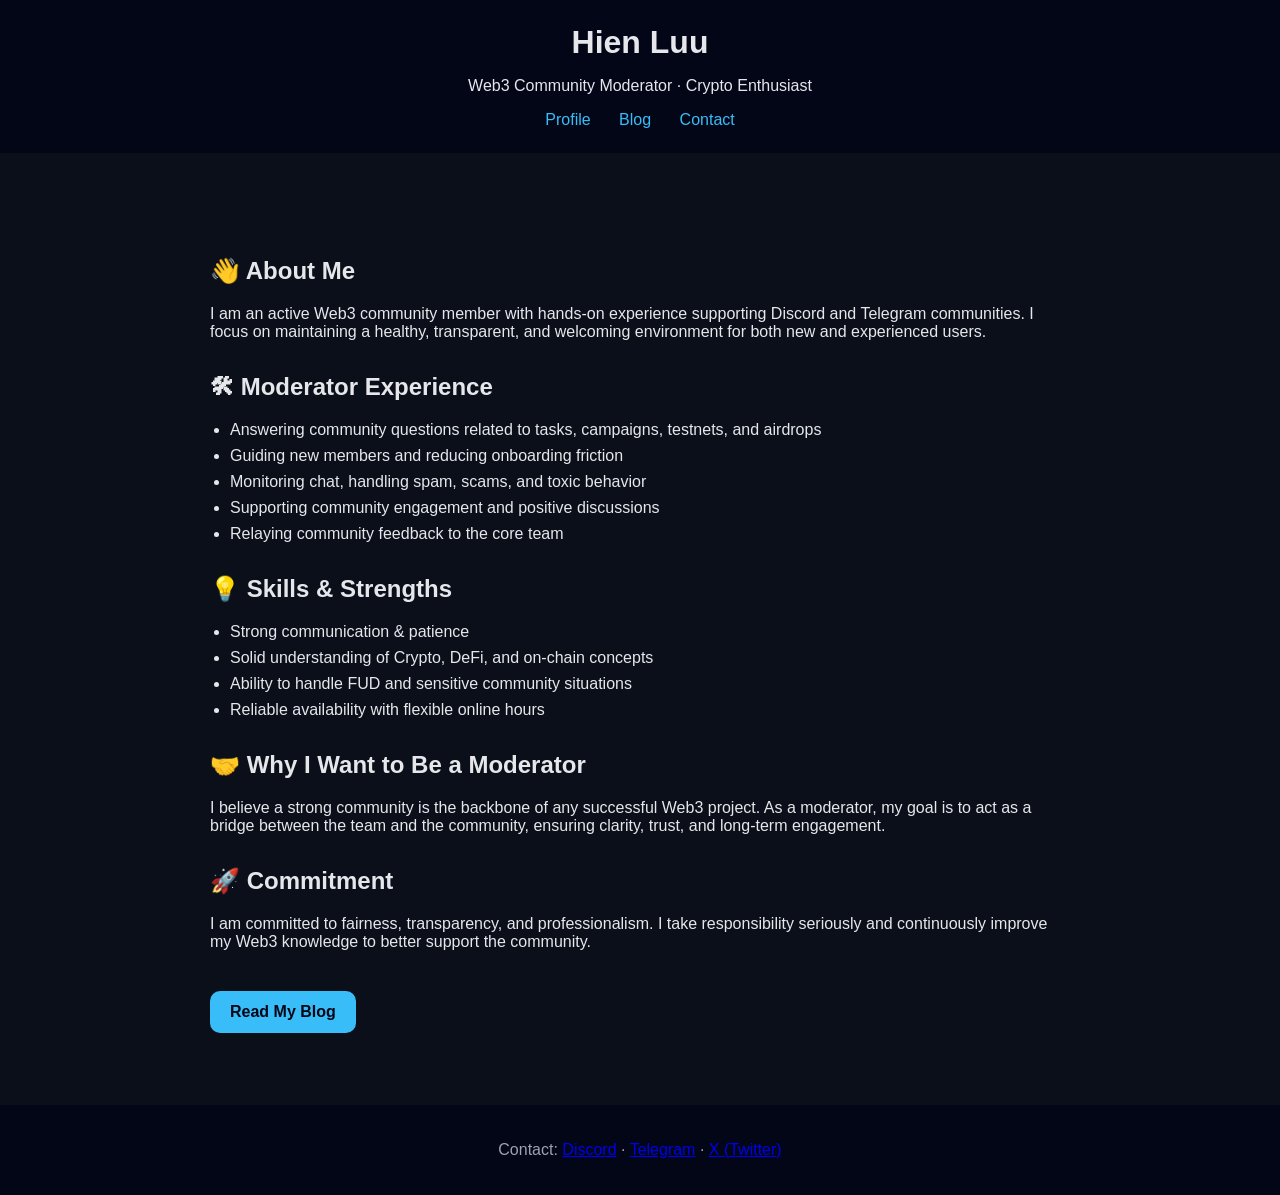
<file: index.html>
<!DOCTYPE html>
<html lang="en">
<head>
  <meta charset="UTF-8">
  <title>Hien Luu | Web3 Community Moderator</title>
  <link rel="stylesheet" href="style.css">
</head>
<body>

<header>
  <h1>Hien Luu</h1>
  <p>Web3 Community Moderator · Crypto Enthusiast</p>
  <nav>
    <a href="index.html">Profile</a>
    <a href="blog.html">Blog</a>
    <a href="#contact">Contact</a>
  </nav>
</header>

<section class="container">
  <h2>👋 About Me</h2>
  <p>
    I am an active Web3 community member with hands-on experience supporting
    Discord and Telegram communities. I focus on maintaining a healthy,
    transparent, and welcoming environment for both new and experienced users.
  </p>

  <h2>🛠 Moderator Experience</h2>
  <ul>
    <li>Answering community questions related to tasks, campaigns, testnets, and airdrops</li>
    <li>Guiding new members and reducing onboarding friction</li>
    <li>Monitoring chat, handling spam, scams, and toxic behavior</li>
    <li>Supporting community engagement and positive discussions</li>
    <li>Relaying community feedback to the core team</li>
  </ul>

  <h2>💡 Skills & Strengths</h2>
  <ul>
    <li>Strong communication & patience</li>
    <li>Solid understanding of Crypto, DeFi, and on-chain concepts</li>
    <li>Ability to handle FUD and sensitive community situations</li>
    <li>Reliable availability with flexible online hours</li>
  </ul>

  <h2>🤝 Why I Want to Be a Moderator</h2>
  <p>
    I believe a strong community is the backbone of any successful Web3 project.
    As a moderator, my goal is to act as a bridge between the team and the community,
    ensuring clarity, trust, and long-term engagement.
  </p>

  <h2>🚀 Commitment</h2>
  <p>
    I am committed to fairness, transparency, and professionalism.
    I take responsibility seriously and continuously improve my Web3 knowledge
    to better support the community.
  </p>

  <a class="btn" href="blog.html">Read My Blog</a>
</section>

<footer id="contact">
  <p>
    Contact:
    <a href="https://discordapp.com/users/719197712880500843" target="_blank">Discord</a> ·
    <a href="https://t.me/hienluu1106" target="_blank">Telegram</a> ·
    <a href="https://x.com/luuhien996" target="_blank">X (Twitter)</a>
  </p>
</footer>
</file>
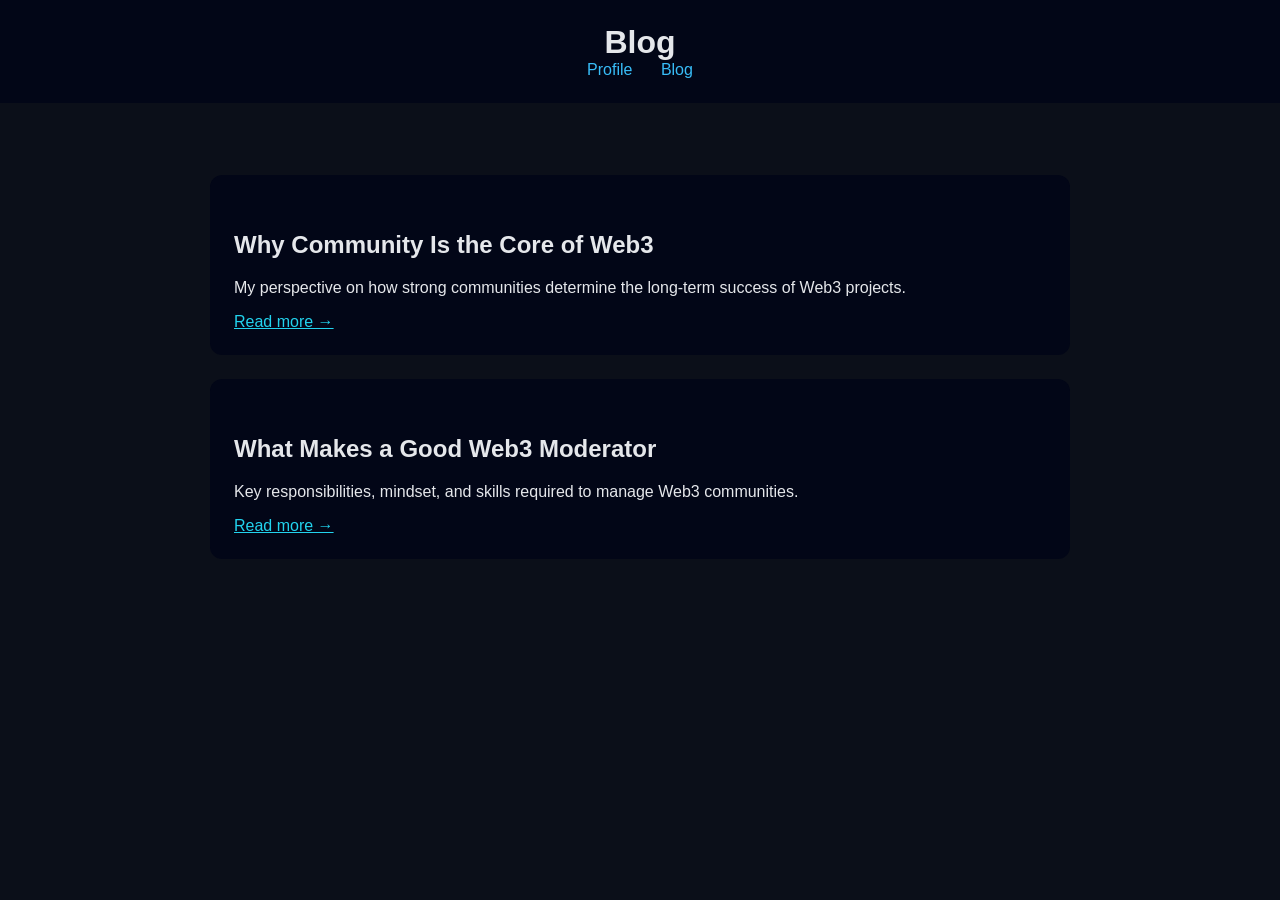
<file: blog.html>
<!DOCTYPE html>
<html lang="en">
<head>
  <meta charset="UTF-8">
  <title>Blog | Hien Luu</title>
  <link rel="stylesheet" href="style.css">
</head>
<body>

<header>
  <h1>Blog</h1>
  <nav>
    <a href="index.html">Profile</a>
    <a href="blog.html">Blog</a>
  </nav>
</header>

<section class="container">

  <div class="post-preview">
    <h2>Why Community Is the Core of Web3</h2>
    <p>
      My perspective on how strong communities determine the long-term success
      of Web3 projects.
    </p>
    <a href="post.html">Read more →</a>
  </div>

  <div class="post-preview">
    <h2>What Makes a Good Web3 Moderator</h2>
    <p>
      Key responsibilities, mindset, and skills required to manage Web3 communities.
    </p>
    <a href="post-moderator.html">Read more →</a>
    
  </div>

</section>

</body>
</html>
</file>
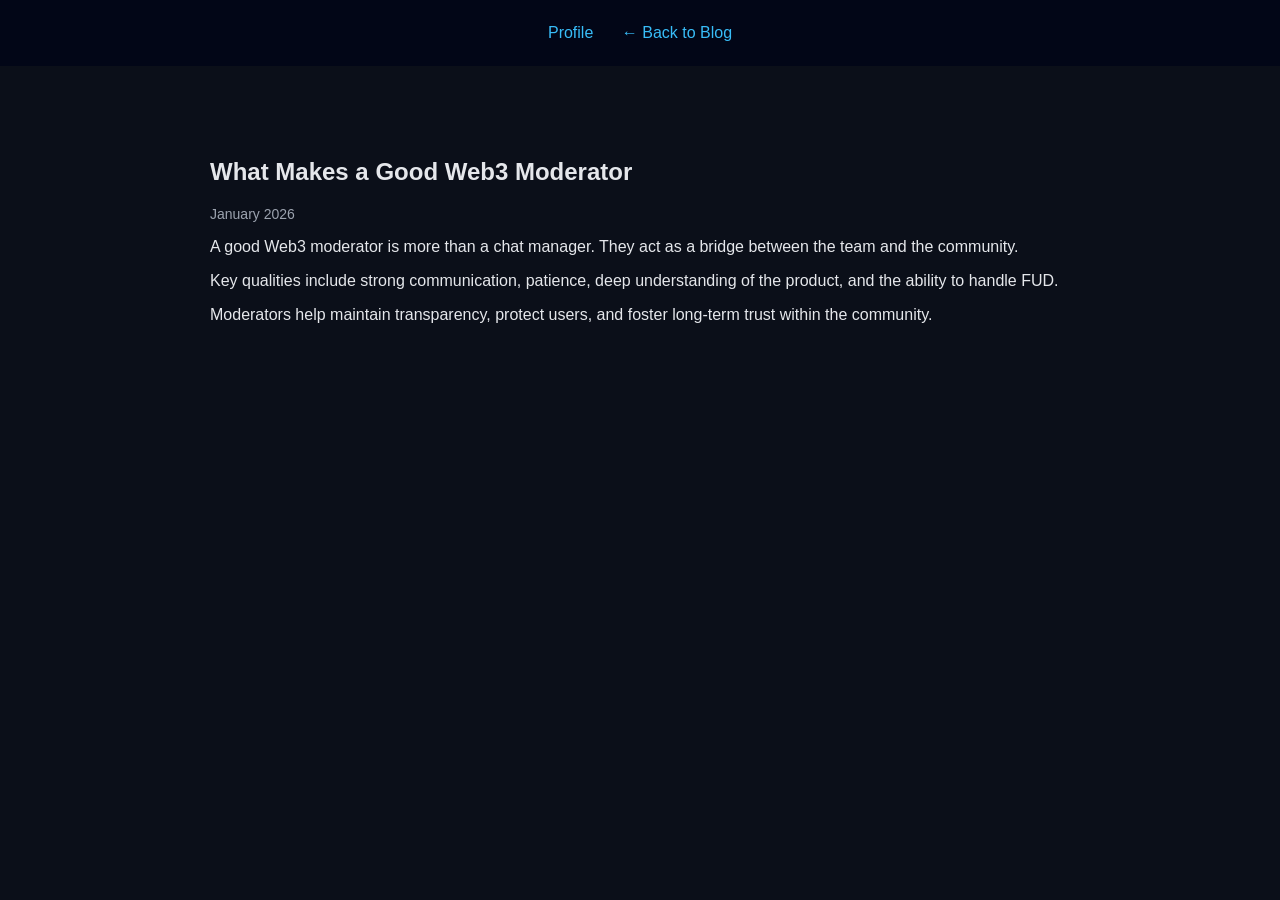
<file: post-moderator.html>
<!DOCTYPE html>
<html lang="en">
<head>
  <meta charset="UTF-8">
  <title>What Makes a Good Web3 Moderator</title>
  <link rel="stylesheet" href="style.css">
</head>
<body>

<header>
  <nav>
    <a href="index.html">Profile</a>
    <a href="blog.html">← Back to Blog</a>
  </nav>
</header>

<section class="container">
  <h1>What Makes a Good Web3 Moderator</h1>
  <p class="date">January 2026</p>

  <p>
    A good Web3 moderator is more than a chat manager.
    They act as a bridge between the team and the community.
  </p>

  <p>
    Key qualities include strong communication, patience,
    deep understanding of the product, and the ability to handle FUD.
  </p>

  <p>
    Moderators help maintain transparency, protect users,
    and foster long-term trust within the community.
  </p>
</section>

</body>
</html>
</file>
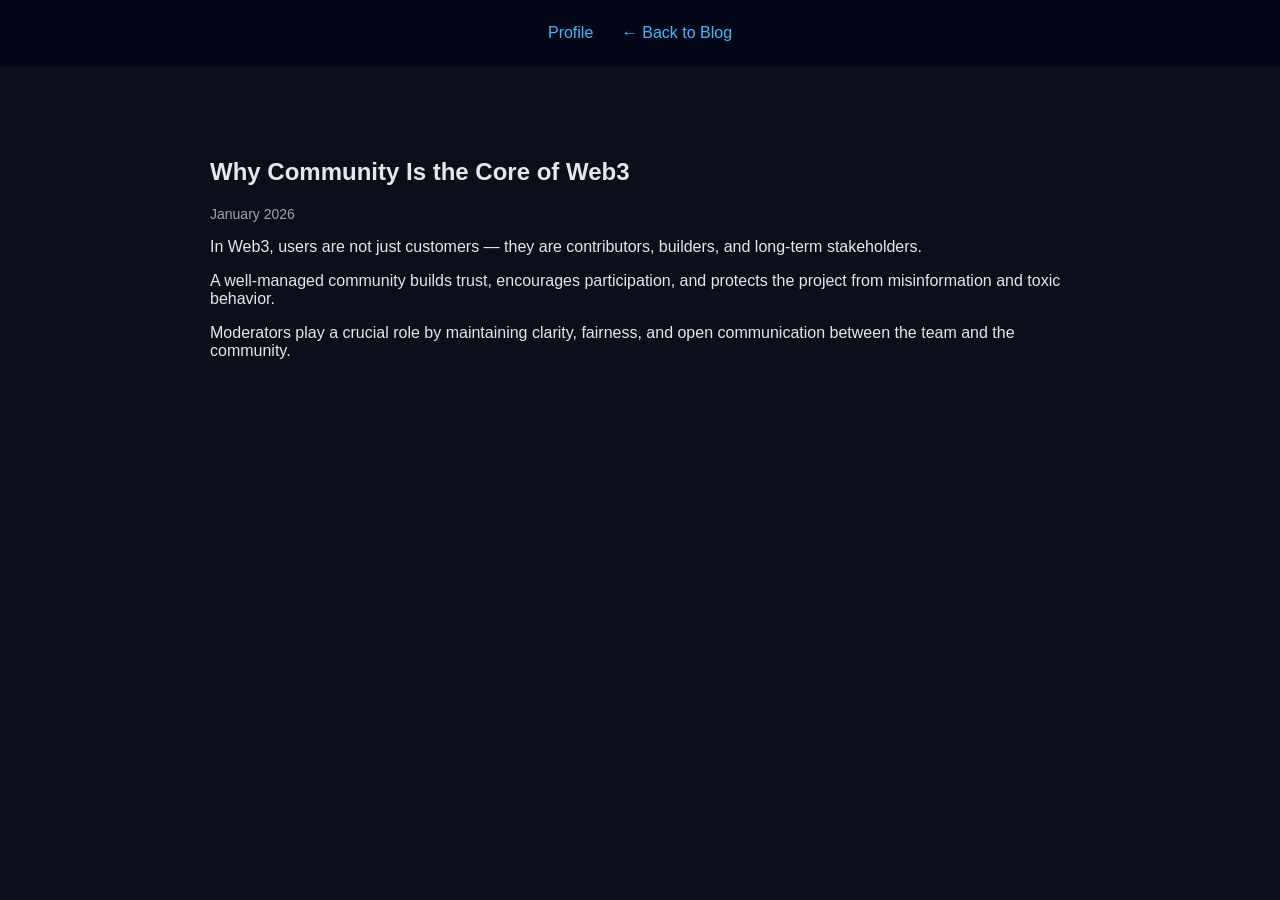
<file: post.html>
<!DOCTYPE html>
<html lang="en">
<head>
  <meta charset="UTF-8">
  <title>Why Community Is the Core of Web3</title>
  <link rel="stylesheet" href="style.css">
</head>
<body>

<header>
  <nav>
    <a href="index.html">Profile</a>
    <a href="blog.html">← Back to Blog</a>
  </nav>
</header>

<section class="container">
  <h1>Why Community Is the Core of Web3</h1>
  <p class="date">January 2026</p>

  <p>
    In Web3, users are not just customers — they are contributors, builders,
    and long-term stakeholders.
  </p>

  <p>
    A well-managed community builds trust, encourages participation,
    and protects the project from misinformation and toxic behavior.
  </p>

  <p>
    Moderators play a crucial role by maintaining clarity, fairness,
    and open communication between the team and the community.
  </p>
</section>

</body>
</html>
</file>
<file: style.css>
body {
  font-family: Inter, Arial, sans-serif;
  background: #0b0f19;
  color: #e5e7eb;
  margin: 0;
}

header {
  background: #020617;
  padding: 24px;
  text-align: center;
}

header h1 {
  margin: 0;
}

nav a {
  color: #38bdf8;
  margin: 0 12px;
  text-decoration: none;
  font-weight: 500;
}

.container {
  max-width: 860px;
  margin: 48px auto;
  padding: 24px;
}

h2 {
  margin-top: 32px;
}

ul {
  padding-left: 20px;
}

li {
  margin-bottom: 8px;
}

.post-preview {
  background: #020617;
  padding: 24px;
  border-radius: 12px;
  margin-bottom: 24px;
}

.post-preview a {
  color: #22d3ee;
  font-weight: 500;
}

.btn {
  display: inline-block;
  margin-top: 24px;
  padding: 12px 20px;
  background: #38bdf8;
  color: #020617;
  border-radius: 10px;
  text-decoration: none;
  font-weight: 600;
}

footer {
  background: #020617;
  text-align: center;
  padding: 20px;
  color: #9ca3af;
}

.date {
  color: #9ca3af;
  font-size: 14px;
}
</file>
